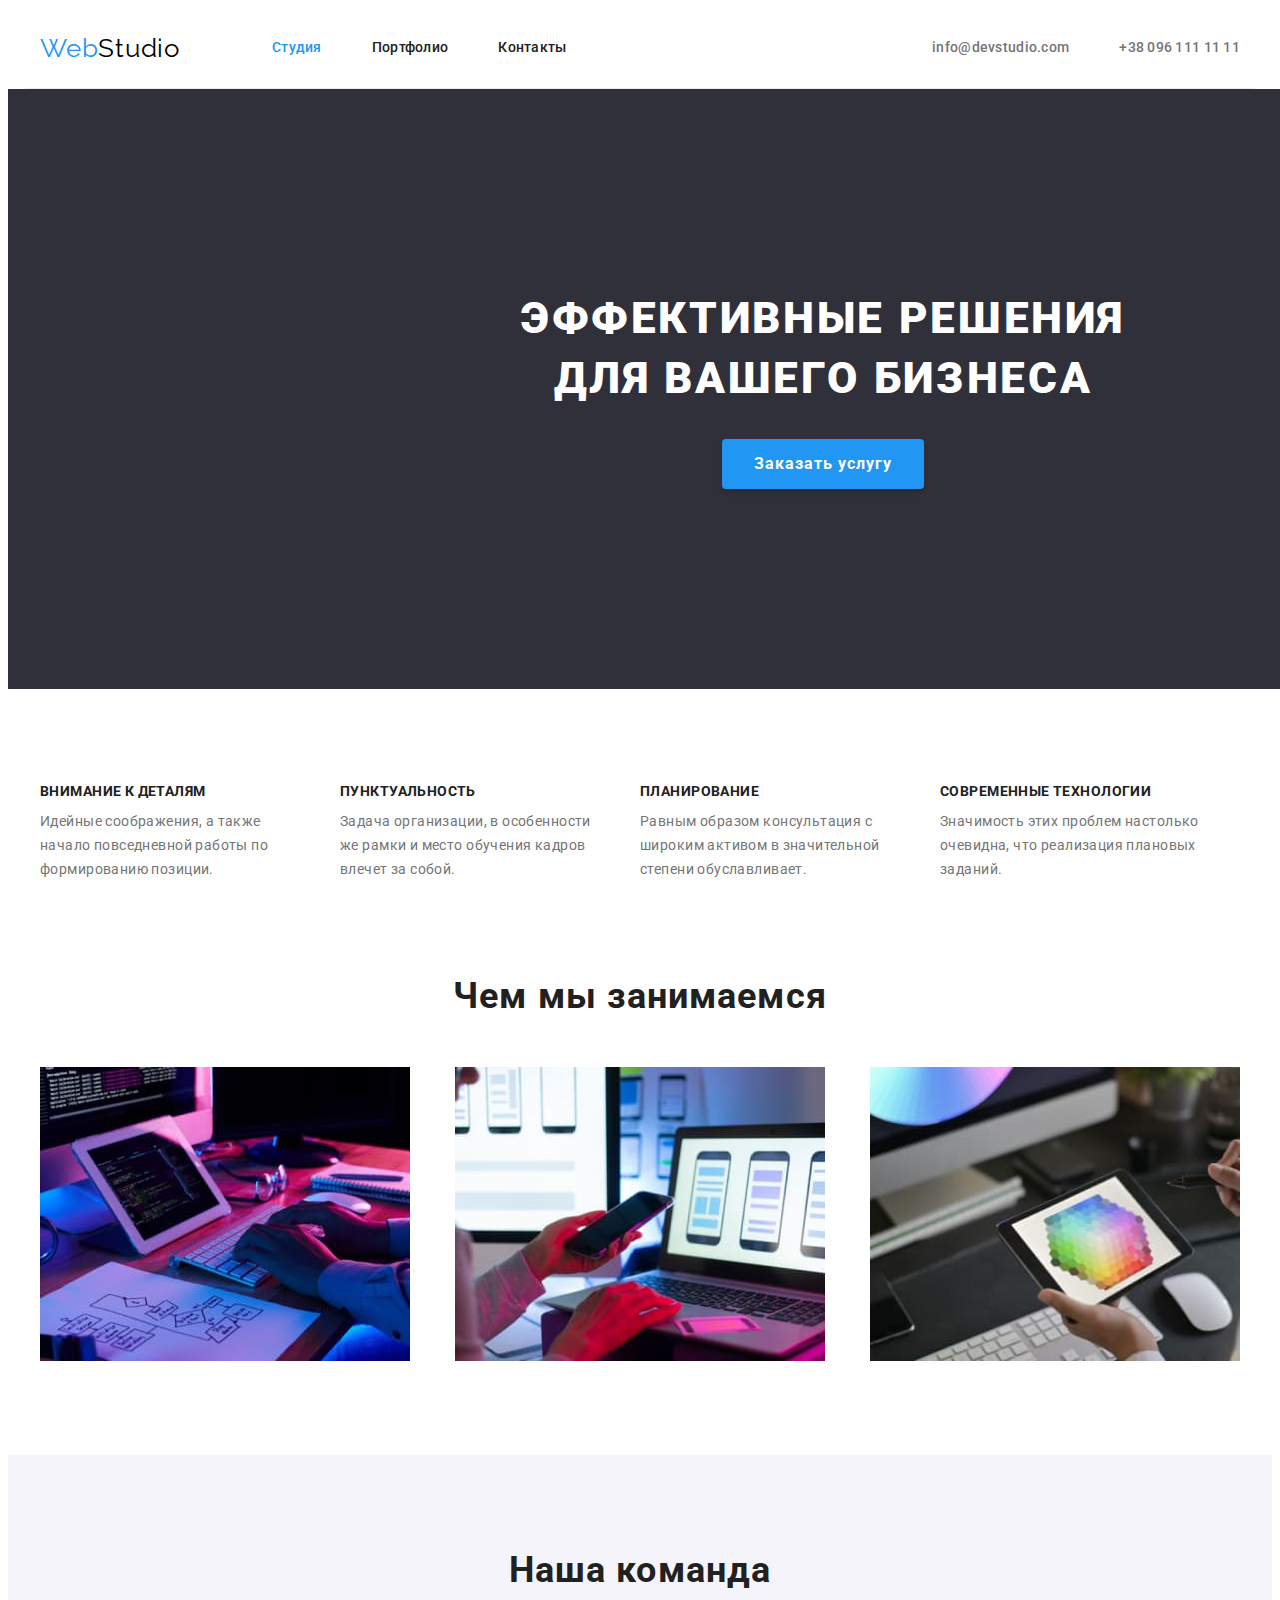
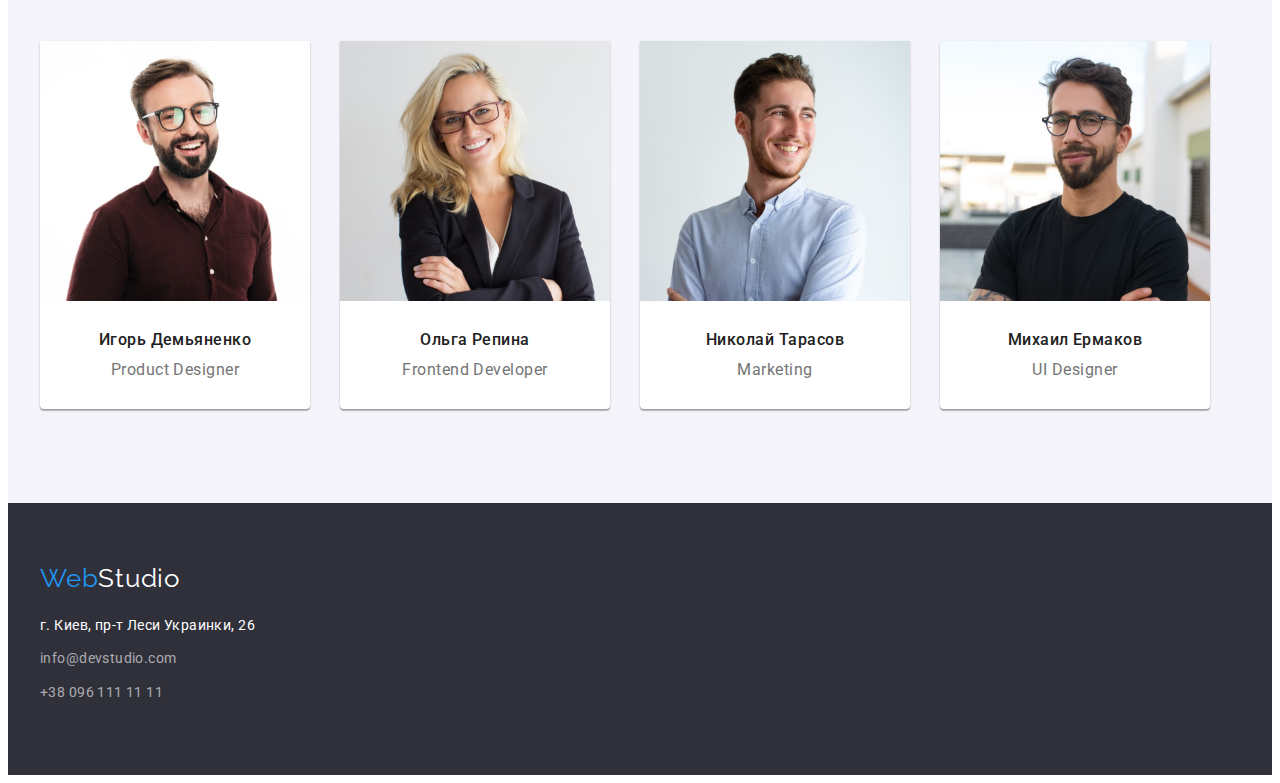
<file: index.html>
<!DOCTYPE html>
<html lang="ru">
  <head>
    <meta charset="UTF-8" />
    <meta http-equiv="X-UA-Compatible" content="IE=edge" />
    <meta name="viewport" content="width=device-width, initial-scale=1.0" />
    <title>WebStudio</title>
    <link rel="preconnect" href="https://fonts.gstatic.com" />
    <link
      href="https://fonts.googleapis.com/css2?family=Raleway:wght@700&family=Roboto:wght@400;500;700;900&display=swap"
      rel="stylesheet"
    />
    <link
      rel="stylesheet"
      href="https://cdnjs.cloudflare.com/ajax/libs/modern-normalize/0.2.0/modern-normalize.min.css"
      integrity="sha512-sqIVMkf5f8XGYI/UZYGs7wODxlUeoj9JknataPfUwtvrSKWMHrMXGZ7Evb6nabFYJQG15vFFyALe6r0nWCD1Ug=="
      crossorigin="anonymous"
      referrerpolicy="no-referrer"
    />
    <link rel="stylesheet" href="./css/styles.css" />
  </head>

  <body>
    <!-- header -->
    <header class="header">
      <div class="container header-container">
        <nav class="navigation">
          <a class="logo link logo-header" href="./"
            ><span class="logo-color">Web</span>Studio</a
          >
          <ul class="menu-nav list">
            <li class="menu-item">
              <a class="menu-link link current" href="./">Студия</a>
            </li>
            <li class="menu-item">
              <a class="menu-link link" href="./portfolio.html">Портфолио</a>
            </li>
            <li class="menu-item">
              <a class="menu-link link" href="#contacts">Контакты</a>
            </li>
          </ul>
        </nav>
        <ul class="contact-menu list">
          <li class="contact-item">
            <a class="mail-link link" href="mailto:info@devstudio.com"
              >info@devstudio.com</a
            >
          </li>
          <li class="contact-item">
            <a class="tel-link link" href="tel:+380961111111"
              >+38 096 111 11 11</a
            >
          </li>
        </ul>
      </div>
    </header>
    <main>
      <!-- hero_section -->
      <section class="hero-section section">
        <div class="container hero-container">
          <h1 class="main-title">
            Эффективные решения <br />
            для вашего бизнеса
          </h1>
          <button class="popup-btn" type="button">Заказать услугу</button>
        </div>
      </section>
      <!-- features_section -->
      <section class="features-section section">
        <div class="container features-container">
          <h2 class="features-title" hidden>Преимущества</h2>
          <ul class="features-list list">
            <li class="features-list-item">
              <h3 class="suptitle">Внимание к деталям</h3>
              <p class="features-text">
                Идейные соображения, а также начало повседневной работы по
                формированию позиции.
              </p>
            </li>
            <li class="features-list-item">
              <h3 class="suptitle">Пунктуальность</h3>
              <p class="features-text">
                Задача организации, в особенности же рамки и место обучения
                кадров влечет за собой.
              </p>
            </li>
            <li class="features-list-item">
              <h3 class="suptitle">Планирование</h3>
              <p class="features-text">
                Равным образом консультация с широким активом в значительной
                степени обуславливает.
              </p>
            </li>
            <li class="features-list-item">
              <h3 class="suptitle">Современные технологии</h3>
              <p class="features-text">
                Значимость этих проблем настолько очевидна, что реализация
                плановых заданий.
              </p>
            </li>
          </ul>
        </div>
      </section>
      <!-- about_section -->
      <section class="about-section section">
        <div class="container">
          <h2 class="about-title">Чем мы занимаемся</h2>
          <ul class="about-list list">
            <li class="about-list-item">
              <img
                class="about-img"
                src="./images/what_we_do/box1.jpg"
                alt="программист пишет код"
                width="370"
                height="294"
              />
            </li>
            <li class="about-list-item">
              <img
                class="about-img"
                src="./images/what_we_do/box2.jpg"
                alt="просмотр макета для телефона"
                width="370"
                height="294"
              />
            </li>
            <li class="about-list-item">
              <img
                class="about-img"
                src="./images/what_we_do/box3.jpg"
                alt="выбор цвета"
                width="370"
                height="294"
              />
            </li>
          </ul>
        </div>
      </section>
      <!-- our_team_section -->
      <section class="our-team-section section">
        <div class="container ots-container">
          <h2 class="our-team-title">Наша команда</h2>
          <ul class="our-team-list list">
            <li class="our-team-list-item">
              <img
                class="our-team-img"
                src="./images/our_team/ihor.jpg"
                alt="Игорь Демьяненко"
                width="270"
                height="260"
              />
              <h3 class="our-team-suptitle">Игорь Демьяненко</h3>
              <p class="our-team-text">Product Designer</p>
            </li>
            <li class="our-team-list-item">
              <img
                class="our-team-img"
                src="./images/our_team/olha.jpg"
                alt="Ольга Репина"
                width="270"
                height="260"
              />
              <h3 class="our-team-suptitle">Ольга Репина</h3>
              <p class="our-team-text">Frontend Developer</p>
            </li>
            <li class="our-team-list-item">
              <img
                class="our-team-img"
                src="./images/our_team/nikolaj.jpg"
                alt="Николай Тарасов"
                width="270"
                height="260"
              />
              <h3 class="our-team-suptitle">Николай Тарасов</h3>
              <p class="our-team-text">Marketing</p>
            </li>
            <li class="our-team-list-item">
              <img
                class="our-team-img"
                src="./images/our_team/mihail.jpg"
                alt="Михаил Ермаков"
                width="270"
                height="260"
              />
              <h3 class="our-team-suptitle">Михаил Ермаков</h3>
              <p class="our-team-text">UI Designer</p>
            </li>
          </ul>
        </div>
      </section>
    </main>
    <footer class="footer">
      <div class="container footer-container">
        <div class="logo-div">
          <a class="logo link logo-footer" href="./"
            ><span class="logo-color">Web</span
            ><span class="last-logo">Studio</span></a
          >
        </div>
        <div class="address_div">
          <address class="address" id="contacts">
            <ul class="address-list list">
              <li class="address-list-item">
                <a
                  class="address-link-maps link"
                  href="https://goo.gl/maps/2FeBoZ7qKvZtW7PK7"
                  target="_blank"
                  rel="nonoopener noreferrer"
                  >г. Киев, пр-т Леси Украинки, 26</a
                >
              </li>
              <li class="address-list-item">
                <a
                  class="address-link-mail link"
                  href="mailto:info@devstudio.com"
                  >info@devstudio.com</a
                >
              </li>
              <li class="address-list-item">
                <a class="address-link-tel link" href="tel:+380961111111"
                  >+38 096 111 11 11</a
                >
              </li>
            </ul>
          </address>
        </div>
      </div>
    </footer>
  </body>
</html>
</file>
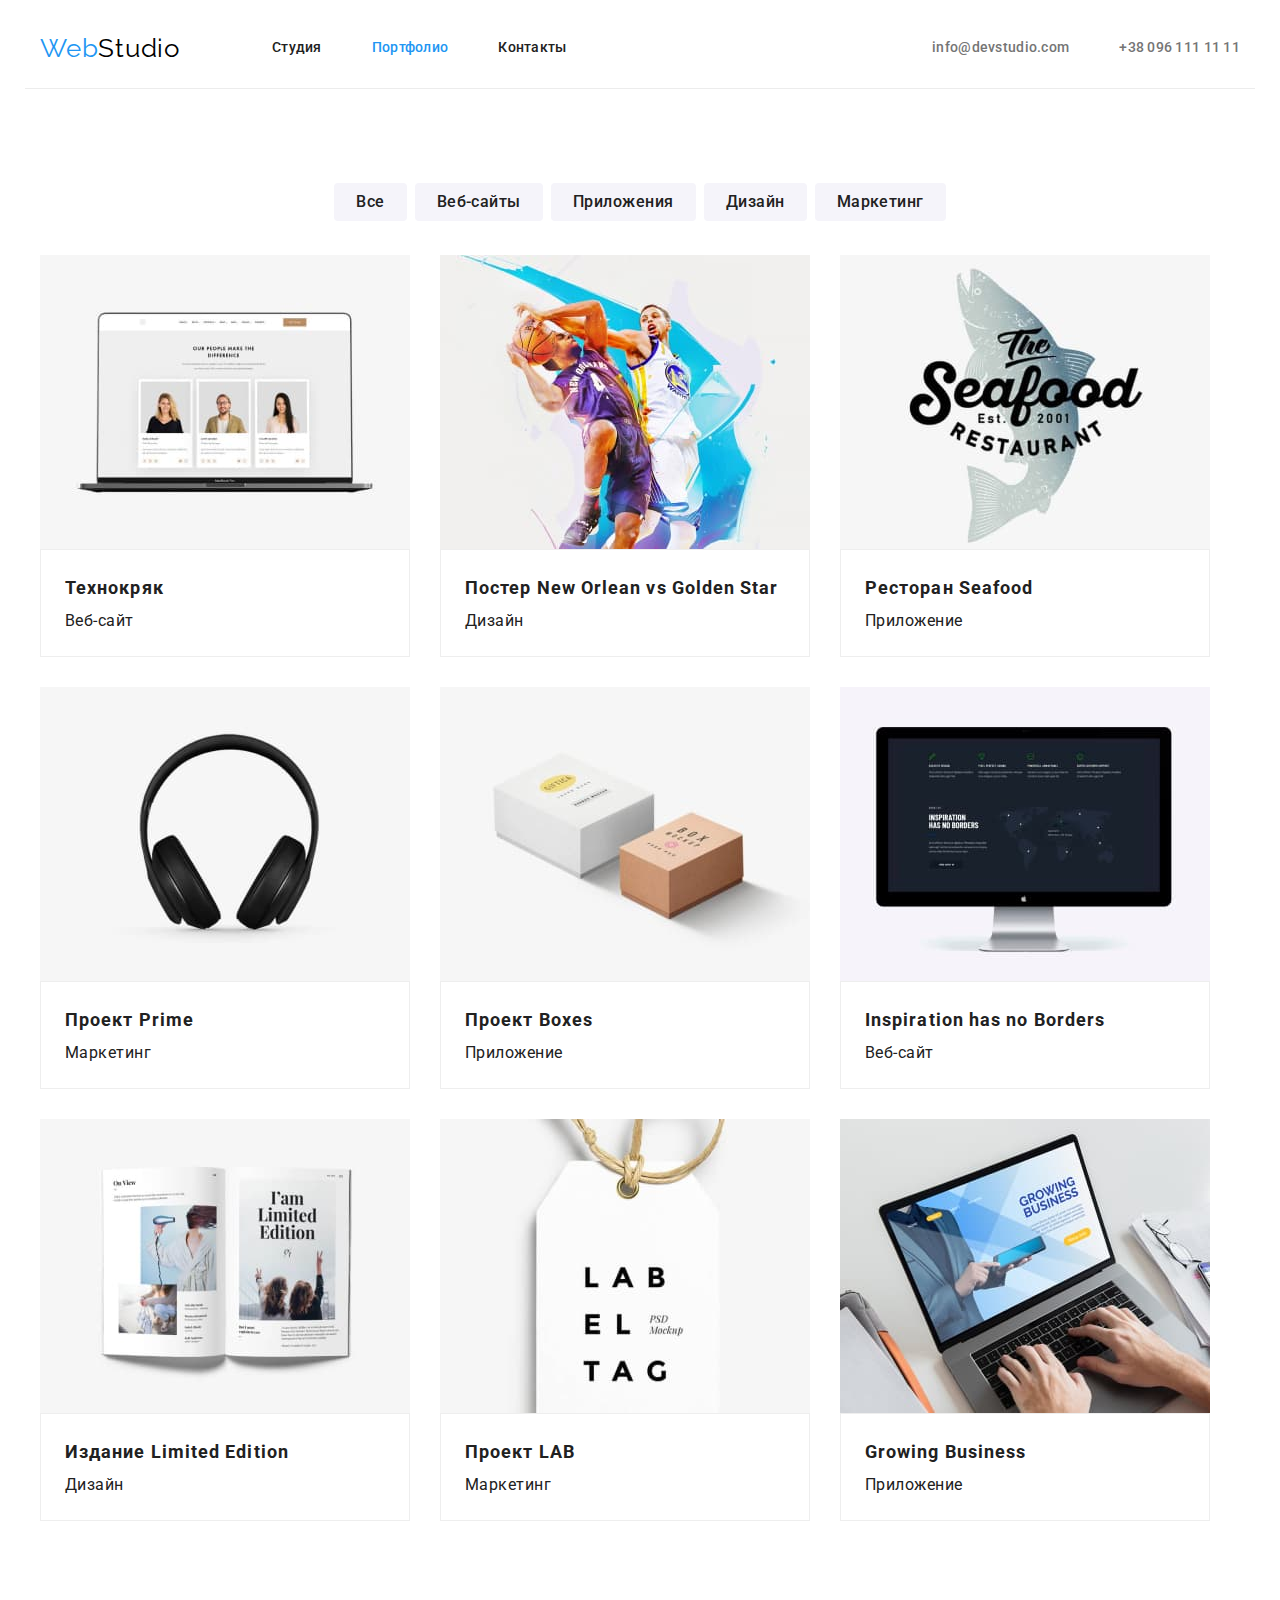
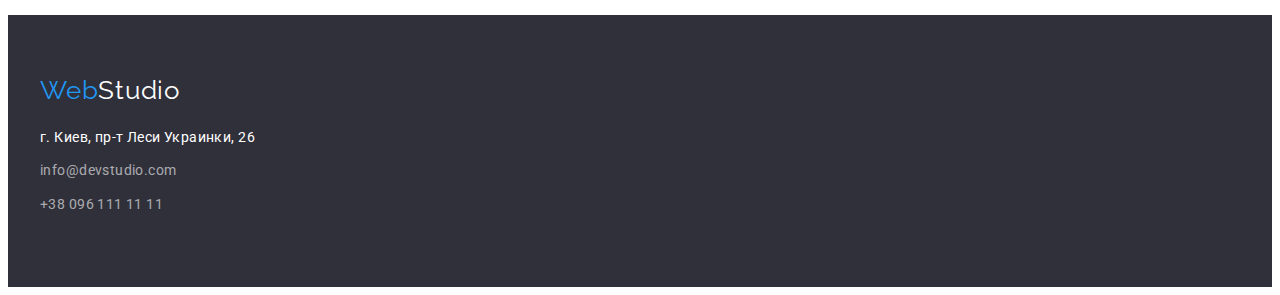
<file: portfolio.html>
<!DOCTYPE html>
<html lang="ru">
  <head>
    <meta charset="UTF-8" />
    <meta http-equiv="X-UA-Compatible" content="IE=edge" />
    <meta name="viewport" content="width=device-width, initial-scale=1.0" />
    <title>Portfolio</title>
    <link rel="preconnect" href="https://fonts.gstatic.com" />
    <link
      href="https://fonts.googleapis.com/css2?family=Raleway:wght@700&family=Roboto:wght@400;500;700;900&display=swap"
      rel="stylesheet"
    />
    <link
      rel="stylesheet"
      href="https://cdnjs.cloudflare.com/ajax/libs/modern-normalize/0.2.0/modern-normalize.min.css"
      integrity="sha512-sqIVMkf5f8XGYI/UZYGs7wODxlUeoj9JknataPfUwtvrSKWMHrMXGZ7Evb6nabFYJQG15vFFyALe6r0nWCD1Ug=="
      crossorigin="anonymous"
      referrerpolicy="no-referrer"
    />
    <link rel="stylesheet" href="./css/styles.css" />
  </head>

  <body>
    <!-- header -->
    <header class="header">
      <div class="container header-container">
        <nav class="navigation">
          <a class="logo link logo-header" href="./"
            ><span class="logo-color">Web</span>Studio</a
          >
          <ul class="menu-nav list">
            <li class="menu-item">
              <a class="menu-link link" href="./">Студия</a>
            </li>
            <li class="menu-item">
              <a class="menu-link link current" href="./portfolio.html"
                >Портфолио</a
              >
            </li>
            <li class="menu-item">
              <a class="menu-link link" href="#contacts">Контакты</a>
            </li>
          </ul>
        </nav>
        <ul class="contact-menu list">
          <li class="contact-item">
            <a class="mail-link link" href="mailto:info@devstudio.com"
              >info@devstudio.com</a
            >
          </li>
          <li class="contact-item">
            <a class="tel-link link" href="tel:+380961111111"
              >+38 096 111 11 11</a
            >
          </li>
        </ul>
      </div>
    </header>
    <main>
      <section class="portfolio-setcion section">
        <!-- portfolio -->
        <div class="container portfolio-container">
          <h1 class="main-title" hidden>Потфолио</h1>
          <!-- filters -->
          <ul class="filters-list list">
            <li class="filters-list-item">
              <button class="filters-btn" type="button">Все</button>
            </li>
            <li class="filters-list-item">
              <button class="filters-btn" type="button">Веб-сайты</button>
            </li>
            <li class="filters-list-item">
              <button class="filters-btn" type="button">Приложения</button>
            </li>
            <li class="filters-list-item">
              <button class="filters-btn" type="button">Дизайн</button>
            </li>
            <li class="filters-list-item">
              <button class="filters-btn" type="button">Маркетинг</button>
            </li>
          </ul>
          <!-- projects -->

          <ul class="projects-list list">
            <li class="projects-list-item">
              <a class="projects-link link" href="">
                <img
                  class="projects-img"
                  src="./images/portfolio/img1.jpg"
                  alt="сайт технокряк"
                  width="370"
                  height="294"
                />
                <div class="project-list-item-div">
                  <h2 class="projects-suptitle">Технокряк</h2>
                  <p class="projects-text">Веб-сайт</p>
                </div>
              </a>
            </li>
            <li class="projects-list-item">
              <a class="projects-link link" href="">
                <img
                  class="projects-img"
                  src="./images/portfolio/img2.jpg"
                  alt="постер два баскетболісти"
                  width="370"
                  height="294"
                />
                <div class="project-list-item-div">
                  <h2 class="projects-suptitle">
                    Постер <span lang="en">New Orlean vs Golden Star</span>
                  </h2>
                  <p class="projects-text">Дизайн</p>
                </div>
              </a>
            </li>
            <li class="projects-list-item">
              <a class="projects-link link" href="">
                <img
                  class="projects-img"
                  src="./images/portfolio/img3.jpg"
                  alt="емблема ресторану"
                  width="370"
                  height="294"
                />
                <div class="project-list-item-div">
                  <h2 class="projects-suptitle">
                    Ресторан <span lang="en">Seafood</span>
                  </h2>
                  <p class="projects-text">Приложение</p>
                </div>
              </a>
            </li>
            <li class="projects-list-item">
              <a class="projects-link link" href="">
                <img
                  class="projects-img"
                  src="./images/portfolio/img4.jpg"
                  alt="навушники"
                  width="370"
                  height="294"
                />
                <div class="project-list-item-div">
                  <h2 class="projects-suptitle">Проект <span>Prime</span></h2>
                  <p class="projects-text">Маркетинг</p>
                </div>
              </a>
            </li>
            <li class="projects-list-item">
              <a class="projects-link link" href="">
                <img
                  class="projects-img"
                  src="./images/portfolio/img5.jpg"
                  alt="дві коробки"
                  width="370"
                  height="294"
                />
                <div class="project-list-item-div">
                  <h2 class="projects-suptitle">
                    Проект <span lang="en">Boxes</span>
                  </h2>
                  <p class="projects-text">Приложение</p>
                </div>
              </a>
            </li>
            <li class="projects-list-item">
              <a class="projects-link link" href="">
                <img
                  class="projects-img"
                  src="./images/portfolio/img6.jpg"
                  alt="монітор"
                  width="370"
                  height="294"
                />
                <div class="project-list-item-div">
                  <h2 class="projects-suptitle" lang="en">
                    Inspiration has no Borders
                  </h2>
                  <p class="projects-text">Веб-сайт</p>
                </div>
              </a>
            </li>
            <li class="projects-list-item">
              <a class="projects-link link" href="">
                <img
                  class="projects-img"
                  src="./images/portfolio/img7.jpg"
                  alt="відкрита книга"
                  width="370"
                  height="294"
                />
                <div class="project-list-item-div">
                  <h2 class="projects-suptitle">
                    Издание <span lang="en">Limited Edition</span>
                  </h2>
                  <p class="projects-text">Дизайн</p>
                </div>
              </a>
            </li>
            <li class="projects-list-item">
              <a class="projects-link link" href="">
                <img
                  class="projects-img"
                  src="./images/portfolio/img8.jpg"
                  alt="шильдик компанії"
                  width="370"
                  height="294"
                />
                <div class="project-list-item-div">
                  <h2 class="projects-suptitle">
                    Проект <span lang="en">LAB</span>
                  </h2>
                  <p class="projects-text">Маркетинг</p>
                </div>
              </a>
            </li>
            <li class="projects-list-item">
              <a class="projects-link link" href="">
                <img
                  class="projects-img"
                  src="./images/portfolio/img9.jpg"
                  alt="людина працює за ноутбуком"
                  width="370"
                  height="294"
                />
                <div class="project-list-item-div">
                  <h2 class="projects-suptitle" lang="en">Growing Business</h2>
                  <p class="projects-text">Приложение</p>
                </div>
              </a>
            </li>
          </ul>
        </div>
      </section>
    </main>
    <footer class="footer">
      <div class="container footer-container">
        <div class="logo-div">
          <a class="logo link logo-footer" href="./"
            ><span class="logo-color">Web</span
            ><span class="last-logo">Studio</span></a
          >
        </div>
        <div class="address_div">
          <address class="address" id="contacts">
            <ul class="address-list list">
              <li class="address-list-item">
                <a
                  class="address-link-maps link"
                  href="https://goo.gl/maps/2FeBoZ7qKvZtW7PK7"
                  target="_blank"
                  rel="nonoopener noreferrer"
                  >г. Киев, пр-т Леси Украинки, 26</a
                >
              </li>
              <li class="address-list-item">
                <a
                  class="address-link-mail link"
                  href="mailto:info@devstudio.com"
                  >info@devstudio.com</a
                >
              </li>
              <li class="address-list-item">
                <a class="address-link-tel link" href="tel:+380961111111"
                  >+38 096 111 11 11</a
                >
              </li>
            </ul>
          </address>
        </div>
      </div>
    </footer>
  </body>
</html>
</file>
<file: css/styles.css>
:root {
  --filters-btn-bgr-color: #f5f4fa;
  --btn-hover-color: #188ce8;
  --main-background-color: #2f303a;
  --main-title-color: #ffffff;
  --grey-text-color: #757575;
  --suptitle-color: #212121;
  --logo-color: #000000;
  --accent-color: #2196f3;
  --main-font: "Roboto", "Arial", sans-serif;
  --secondary-font: "Raleway", sans-serif;
}

h1,
h2,
h3,
h4,
h5,
h6,
p {
  margin-top: 0;
  margin-bottom: 0;
}

ul,
ol {
  margin-top: 0;
  margin-bottom: 0;
  padding-left: 0;
}

img {
  display: block;
}

body {
  font-family: "Roboto", sans-serif;
}

.list {
  list-style: none;
}

.link {
  text-decoration: none;
}

/* ===header=== */

.container {
  width: 1200px;
  margin: 0 auto;
  padding-left: 15px;
  padding-right: 15px;
}

.header-container {
  display: flex;
  align-items: center;
  border-bottom: 1px solid #ececec;
}

.navigation {
  display: flex;
  align-items: center;
}

.logo {
  font-family: var(--secondary-font);
  font-size: 26px;
  line-height: 1.19;
  letter-spacing: 0.03em;
  color: var(--logo-color);
}

.logo-header {
  margin-right: 92px;
}

.logo-color {
  font-family: var(--secondary-font);
  font-size: 26px;
  line-height: 1.19;
  letter-spacing: 0.03em;
  color: var(--accent-color);
}

.menu-nav {
  display: flex;
  align-items: center;
}

.menu-nav .menu-link {
  display: block;
  padding-top: 32px;
  padding-bottom: 32px;
}

.menu-item:not(:last-child) {
  margin-right: 50px;
}

.menu-nav .link.current {
  color: var(--accent-color);
}

.menu-link {
  font-weight: 500;
  font-size: 14px;
  line-height: 1.14;
  letter-spacing: 0.02em;
  color: var(--suptitle-color);
}

.menu-link:hover,
.menu-link:focus {
  color: var(--accent-color);
}

.contact-menu {
  display: flex;
  align-items: center;
  margin-left: auto;
}

.contact-menu .contact-item:not(:last-child) {
  margin-right: 50px;
}

.contact-menu .mail-link,
.tel-link {
  display: block;
  padding-top: 32px;
  padding-bottom: 32px;
}

.mail-link,
.tel-link {
  font-weight: 500;
  font-size: 14px;
  line-height: 1.14;
  letter-spacing: 0.02em;
  color: var(--grey-text-color);
}

.mail-link:hover,
.mail-link:focus,
.tel-link:hover,
.tel-link:focus {
  color: var(--accent-color);
}

/* ===end header=== */

.section:not(:last-child) {
  padding-bottom: 94px;
}

/* ===hero=== */
.hero-container {
  background-color: var(--main-background-color);
  width: 1600px;
  margin: 0 auto;
  padding-top: 200px;
  padding-bottom: 200px;
}

.main-title {
  margin-bottom: 30px;
  font-weight: 900;
  font-size: 44px;
  line-height: 1.36;
  text-align: center;
  letter-spacing: 0.06em;
  text-transform: uppercase;
  color: var(--main-title-color);
}

.popup-btn {
  font-family: "Roboto", sans-serif;
  background: var(--accent-color);
  font-weight: 700;
  font-size: 16px;
  line-height: 1.87;
  display: flex;
  align-items: center;
  justify-content: center;
  text-align: center;
  letter-spacing: 0.06em;
  color: var(--main-title-color);
  cursor: pointer;
  box-shadow: 0px 4px 4px rgb(0 0 0 / 15%);
  border: none;
  border-radius: 4px;
  padding: 10px 32px;
  margin: 0 auto;
}

.popup-btn:hover,
.popup-btn:focus {
  background: var(--btn-hover-color);
}

/* ===end hero=== */

/* ===features_section=== */

.features-list {
  display: flex;
}

.features-list-item {
  display: block;
  width: 270px;
}

.features-list-item:not(:last-child) {
  margin-right: 30px;
}

.suptitle {
  margin-bottom: 10px;
  font-size: 14px;
  line-height: 16px;
  letter-spacing: 0.03em;
  text-transform: uppercase;
  color: var(--suptitle-color);
}

.features-text {
  font-size: 14px;
  line-height: 1.14;
  line-height: 24px;
  letter-spacing: 0.03em;
  color: var(--grey-text-color);
}

/* ===end features_section=== */

/* ===about_section=== */

.about-title {
  margin-bottom: 50px;
  font-size: 36px;
  line-height: 1.17;
  text-align: center;
  letter-spacing: 0.03em;
  color: var(--suptitle-color);
}

.about-list {
  display: flex;
  justify-content: space-between;
}

/* ===end about_section=== */

/* ===our_team_section=== */

/* .ots-container {
    background-color: var(--filters-btn-bgr-color);
} */
.our-team-section {
  background-color: var(--filters-btn-bgr-color);
}
.our-team-list {
  display: flex;
  flex-wrap: wrap;
  margin-left: -30px;
  margin-top: -30px;
  padding-bottom: 94px;
}

.our-team-list-item {
  margin-left: 30px;
  margin-top: 30px;
  background-color: #ffffff;
  box-shadow: 0px 1px 3px rgba(0, 0, 0, 0.12), 0px 1px 1px rgba(0, 0, 0, 0.14),
    0px 2px 1px rgba(0, 0, 0, 0.2);
  border-radius: 0px 0px 4px 4px;
}

.our-team-img,
.our-team-text {
  margin-bottom: 30px;
}

.our-team-suptitle {
  margin-bottom: 10px;
}

.our-team-title {
  padding-top: 94px;
  margin-bottom: 50px;
  font-size: 36px;
  line-height: 1.17;
  text-align: center;
  letter-spacing: 0.03em;
  color: var(--suptitle-color);
}

.our-team-suptitle {
  font-weight: 500;
  font-size: 16px;
  line-height: 1.18;
  text-align: center;
  letter-spacing: 0.03em;
  color: var(--suptitle-color);
}

.our-team-text {
  font-size: 16px;
  line-height: 19px;
  text-align: center;
  letter-spacing: 0.03em;
  color: var(--grey-text-color);
}

/* ===end our_team_section=== */

/* ===footer=== */
.footer {
  background-color: var(--main-background-color);
}

.footer-container {
  padding-top: 60px;
  padding-bottom: 60px;
}

.logo-div {
  margin-bottom: 20px;
}
.last-logo {
  color: var(--main-title-color);
}

.address {
  font-style: normal;
}

.address-list-item {
  margin-bottom: 10px;
}

.address-link-maps {
  font-size: 14px;
  line-height: 1.71;
  letter-spacing: 0.03em;
  color: var(--main-title-color);
}

.address-link-mail,
.address-link-tel {
  font-size: 14px;
  line-height: 1.71;
  letter-spacing: 0.03em;
  color: rgba(255, 255, 255, 0.6);
}

.address-link-mail:hover,
.address-link-tel:hover,
.address-link-mail:focus,
.address-link-tel:focus {
  color: var(--accent-color);
}

/* ===end footer=== */

/* ===portfolio=== */
.portfolio-container {
  padding-top: 94px;
  margin-bottom: 94px;
}

.filters-list {
  display: flex;
  justify-content: center;
  margin-bottom: 34px;
}

.filters-list-item {
  display: block;
}

.filters-list-item:not(:last-child) {
  margin-right: 8px;
}

.filters-btn {
  border: none;
  font-family: "Roboto", sans-serif;
  font-weight: 500;
  font-size: 16px;
  line-height: 1.62;
  text-align: center;
  letter-spacing: 0.03em;
  color: var(--suptitle-color);
  background: var(--filters-btn-bgr-color);
  border-radius: 4px;
  padding: 6px 22px;
}

.filters-btn:hover,
.filters-btn:focus {
  background: var(--accent-color);
  color: var(--main-title-color);
  box-shadow: 0px 3px 1px rgba(0, 0, 0, 0.1), 0px 1px 2px rgba(0, 0, 0, 0.08),
    0px 2px 2px rgba(0, 0, 0, 0.12);
  border-radius: 4px;
  font-weight: 500;
  font-size: 16px;
  line-height: 1.62;
  text-align: center;
  letter-spacing: 0.03em;
}

/* ===end portfolio=== */

/* ===projects=== */

.projects-list {
  display: flex;
  flex-wrap: wrap;
  margin-left: -30px;
  margin-top: -30px;
}

.projects-list-item {
  margin-left: 30px;
  margin-top: 30px;
  background: #ffffff;
}
.projects-suptitle {
  font-size: 18px;
  line-height: 2;
  letter-spacing: 0.06em;
  color: var(--suptitle-color);
}

.projects-text {
  font-size: 16px;
  line-height: 1.87;
  letter-spacing: 0.03em;
  color: var(--suptitle-color);
}
.project-list-item-div {
  padding: 20px 24px;
  border: 1px solid #eeeeee;
}

/* ===end projects=== */
</file>
